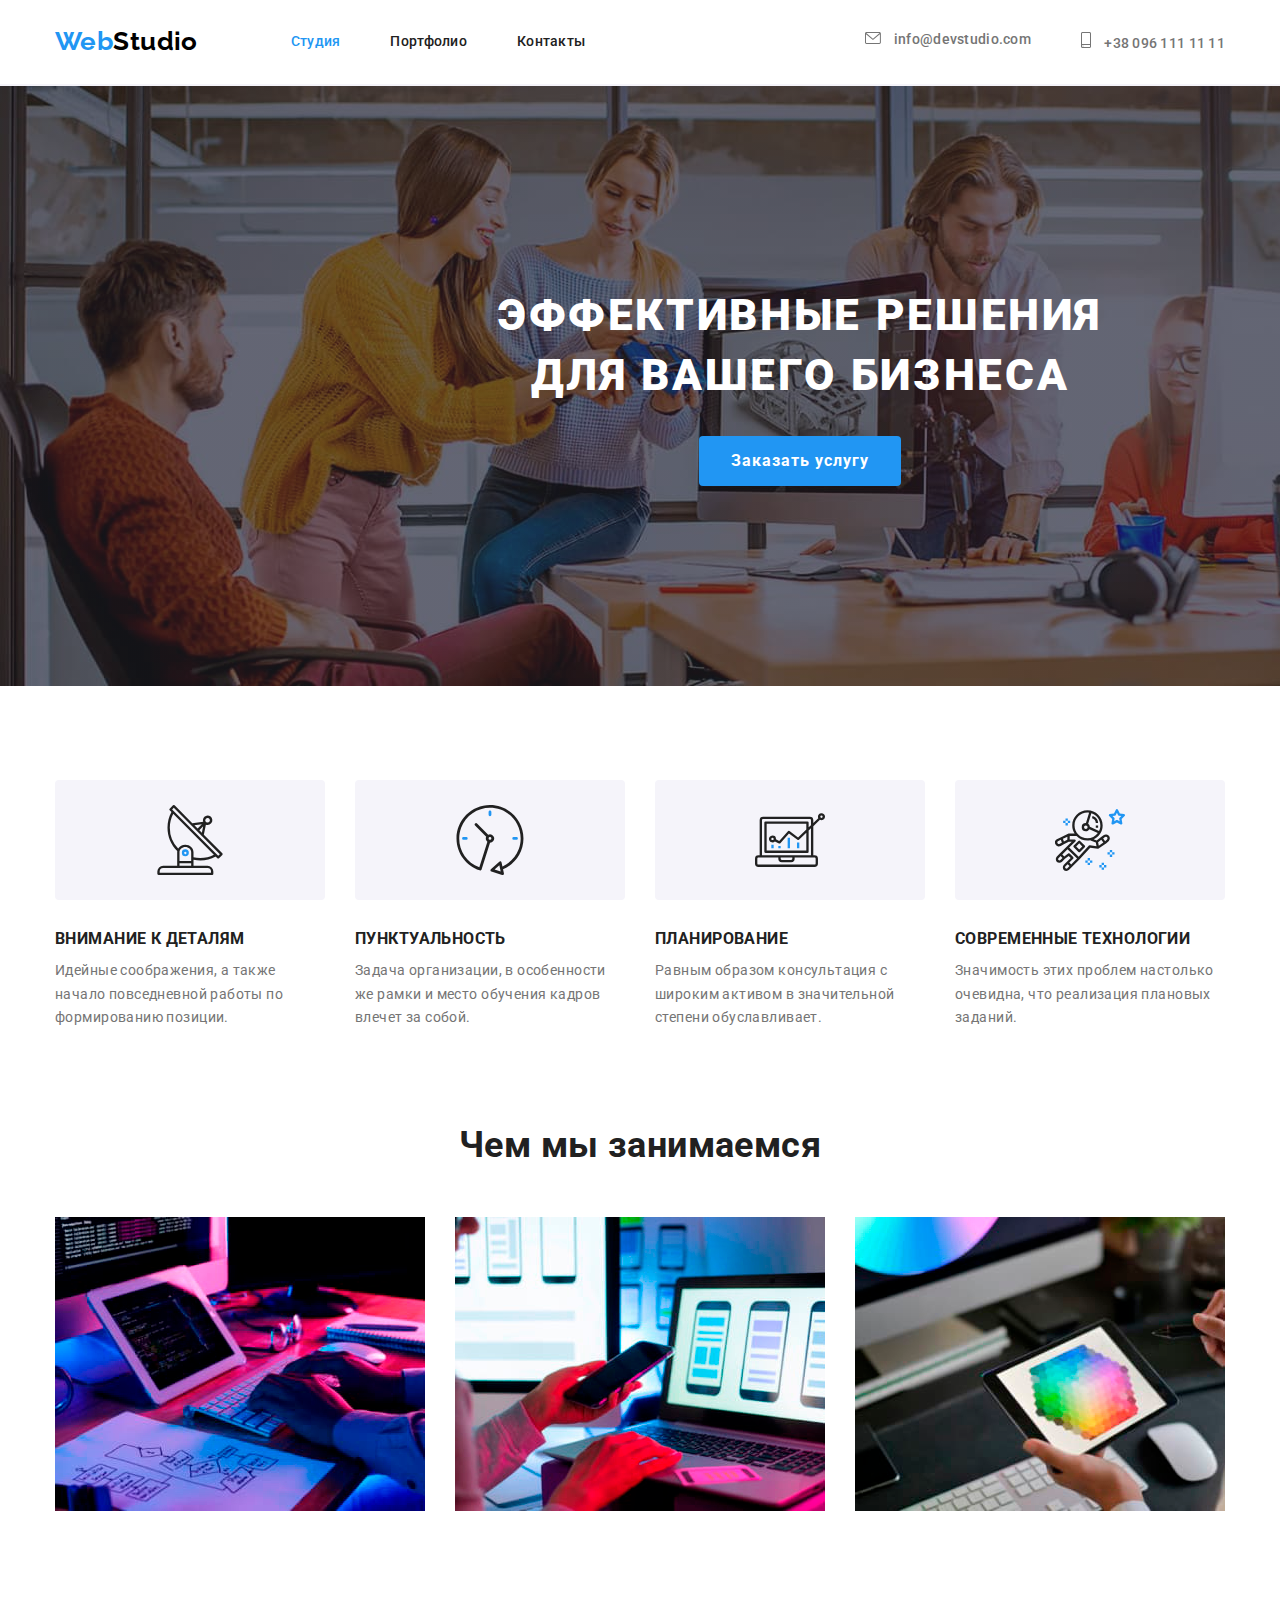
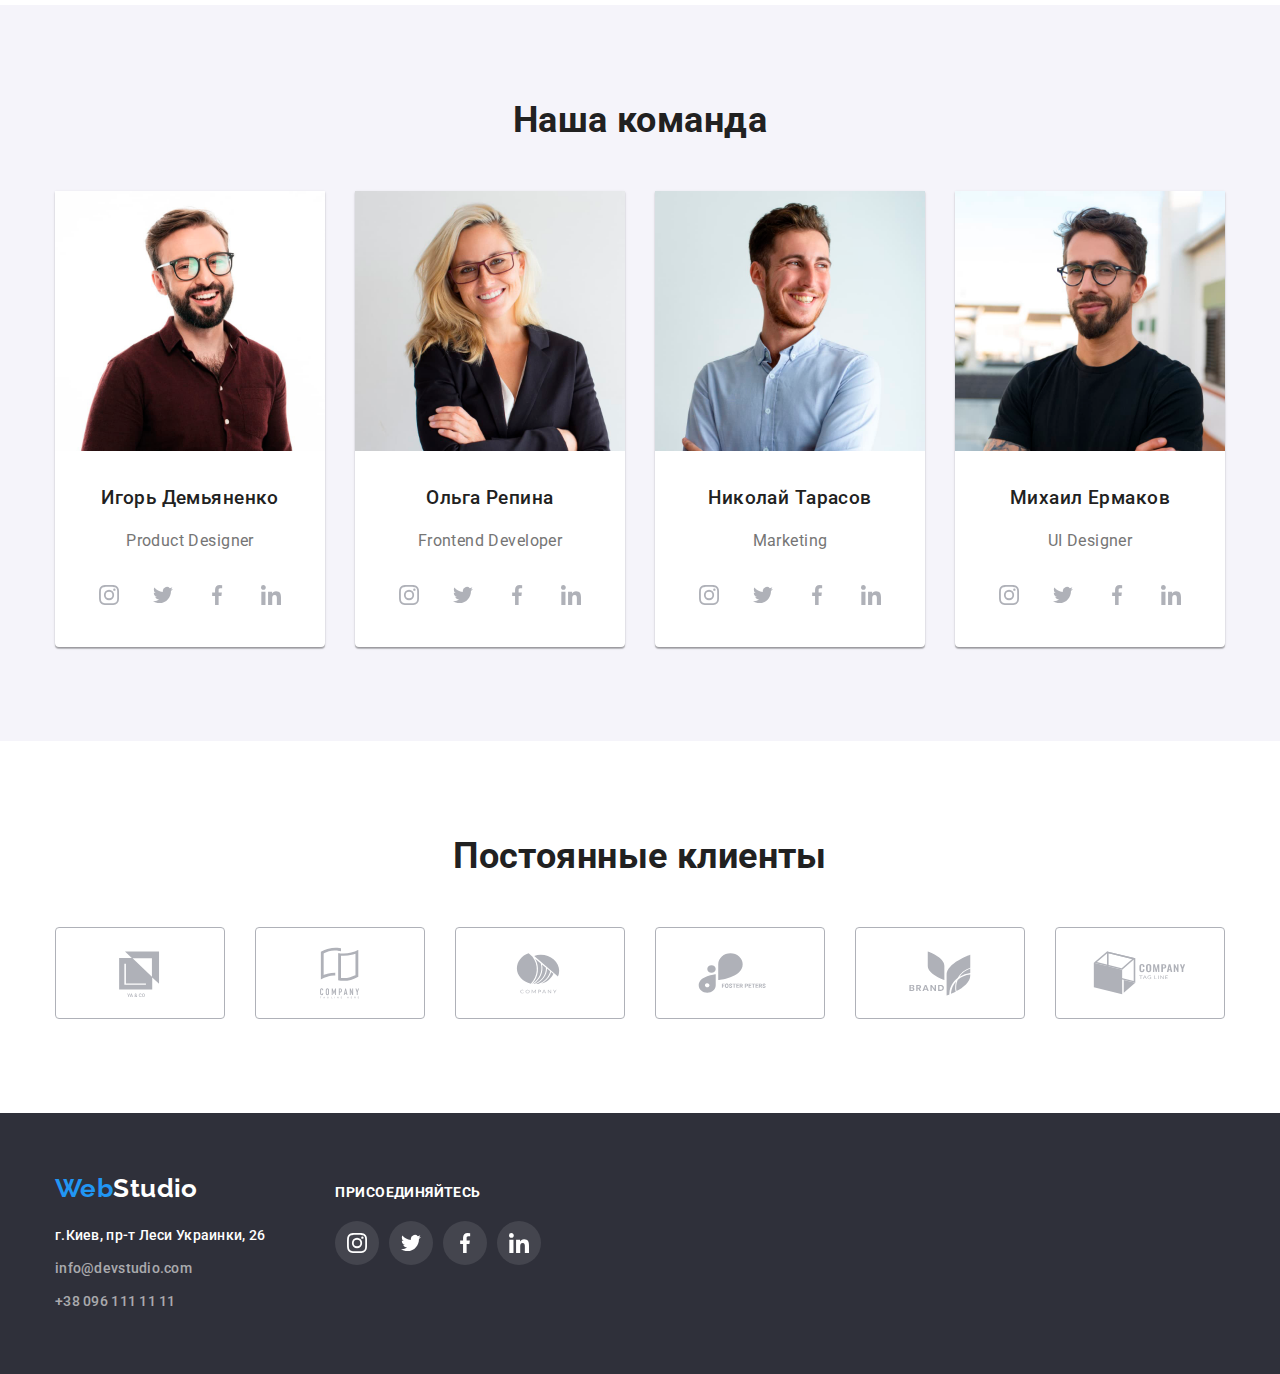
<file: index.html>
<!DOCTYPE html>
<html lang="ru">
<head>
    <meta charset="UTF-8">
    <meta http-equiv="X-UA-Compatible" content="IE=edge">
    <meta name="viewport" content="width=device-width, initial-scale=1.0">
    <title>WebStudio</title>
    <link rel="stylesheet" href="https://fonts.googleapis.com/css2?family=Raleway:wght@700&family=Roboto:wght@400;500;700;900&display=swap">
    <link rel="stylesheet" href="https://cdnjs.cloudflare.com/ajax/libs/modern-normalize/1.1.0/modern-normalize.min.css">
    <link rel="stylesheet" href="./css/styles.css">
</head>
<body>
    <header class="page-header">
        <div class="main-nav">
            <nav>
                <!--Логотип-->
                <a class="logo" lang="en" href="/"><span>Web</span>Studio</a>
                <!--Меню-->
                <ul class="site-nav">
                    <li class="nav-item"><a href="" class="link current">Студия</a></li>
                    <li class="nav-item"><a href="./portfolio.html" class="link">Портфолио</a></li>
                    <li class="nav-item"><a href="" class="link">Контакты</a></li>
                </ul>
            </nav>
            <!--Контакты-->
            <ul class="contact nav">
                <li class="item">
                    <a lang="en" href="mailto:info@devstudio.com"  class="link">
                        <svg class="header-icon">
                            <use href="./images/icons.svg#icon-envelope"></use>
                            
                        </svg>
                        info@devstudio.com
                    </a>
                </li>
                <li class="item">
                    <a href="tel:+380961111111" class="link">
                        <svg class="header-icon tel">
                            <use href="./images/icons.svg#icon-smartphone"></use>
                        </svg>
                        +38 096 111 11 11
                    </a>
                </li>
            </ul>
        </div>
    </header>
    <main>
    <!--Герой-->
    
    <section class="hero">
            <div class="overlay">
            <h1>Эффективные решения <br> для вашего бизнеса</h1>
            <button type="button" class="button primary">Заказать услугу</button>
        </div>
    </section>
    
    <!--Секция Преимущества нашей компании-->
    
    <section class="container">
        <h2 class="section-title visually-hidden" >Особенности</h2>
        <ul class="benefits">
            <li class="item">
                <div class="button-icon">
                    <svg class="benefits-icon">
                        <use href="./images/icons.svg#icon-antenna"></use>
                    </svg>
                </div>
                <h3 class="benefits-title">Внимание к деталям</h3>
                <p>Идейные соображения, а также начало повседневной работы по формированию позиции.</p>
            </li>
            <li class="item">
                <div class="button-icon">
                    <svg class="benefits-icon">
                        <use href="./images/icons.svg#icon-clock"></use>
                    </svg>
                </div>
                <h3 class="benefits-title">Пунктуальность</h3>
                <p>Задача организации, в особенности же рамки и место обучения кадров влечет за собой.</p>
            </li>
            <li class="item">
                <div class="button-icon">
                <svg class="benefits-icon">
                    <use href="./images/icons.svg#icon-diagram"></use>
                </svg>
                </div>
                <h3 class="benefits-title">Планирование</h3>
                <p>Равным образом консультация с широким активом в значительной степени обуславливает.</p>
                </li>
                <li class="item">
                    <div class="button-icon">
                    <svg class="benefits-icon">
                        <use href="./images/icons.svg#icon-astronaut"></use>
                    </svg>
                    </div>
                <h3 class="benefits-title">Современные технологии</h3>
                <p>Значимость этих проблем настолько очевидна, что реализация плановых заданий.</p>
            </li>        
        </ul>
        
    </section>
    <!--Секция чем мы занимаемся-->
    <section class="container work">
        
            <h2 class="section-title">Чем мы занимаемся</h2>
            <ul class="works">
                <li class="item">
                    <img src="./images/box1.jpg" alt="рабочий стол с планшетом и клавиатурой" width="370">
                </li>
                <li class="item">
                    <img src="./images/box2.jpg" alt="ноутбук и мобильный телефон" width="370">
                </li>
                <li class="item">
                    <img src="./images/box3.jpg" alt="планшет с цветовой палитрой" width="370">
                </li>
            </ul>
        
    </section>
    <!--Секция наша команда-->
    <section class="team">
        <div class="container">
            <h2 class="section-title">Наша команда</h2>
            <ul class="our-team-list">
                <li class="card">
                    <img  src="./images/card1.jpg" alt="Product Designer" width="270">
                    <h3>Игорь Демьяненко</h3> 
                    <p class="team-prof">Product Designer</p>
                                        
                        <ul class="social-buttons">
                            <li><a href="https://www.instagram.com" target="_blank" rel="noopener noreferrer" class="social-button">
                                    <svg class="social-icon">
                                        <use href="./images/icons.svg#icon-instagram"></use>
                                    </svg>
                                </a>
                            </li>

                            <li>
                                <a href="https://twitter.com" target="_blank" rel="noopener noreferrer" class="social-button">
                                    <svg class="social-icon">
                                        <use href="./images/icons.svg#icon-twitter"></use>
                                    </svg>
                                </a>
                            </li>

                            <li>
                                <a href="https://www.facebook.com" target="_blank" rel="noopener noreferrer" class="social-button">
                                    <svg class="social-icon">
                                        <use href="./images/icons.svg#icon-facebook"></use>
                                    </svg>
                                </a>
                            </li>

                            <li>
                                <a href="https://www.linkedin.com/" target="_blank" rel="noopener noreferrer" class="social-button">
                                    <svg class="social-icon">
                                        <use href="./images/icons.svg#icon-linkedin"></use>
                                    </svg>
                                </a>
                            </li>
                        </ul>
                    
                </li>
                <li class="card">
                    <img  src="./images/card2.jpg" alt="Frontend Developer" width="270">
                    <h3> Ольга Репина</h3>
                    <p class="team-prof"> Frontend Developer</p>
                    <ul class="social-buttons">
                        <li><a href="https://www.instagram.com" target="_blank" rel="noopener noreferrer" class="social-button">
                                <svg class="social-icon">
                                    <use href="./images/icons.svg#icon-instagram"></use>
                                </svg>
                            </a>
                        </li>

                        <li>
                            <a href="https://twitter.com" target="_blank" rel="noopener noreferrer" class="social-button">
                                <svg class="social-icon">
                                    <use href="./images/icons.svg#icon-twitter"></use>
                                </svg>
                            </a>
                        </li>

                        <li>
                            <a href="https://www.facebook.com" target="_blank" rel="noopener noreferrer" class="social-button">
                                <svg class="social-icon">
                                    <use href="./images/icons.svg#icon-facebook"></use>
                                </svg>
                            </a>
                        </li>

                        <li>
                            <a href="https://www.linkedin.com/" target="_blank" rel="noopener noreferrer" class="social-button">
                                <svg class="social-icon">
                                    <use href="./images/icons.svg#icon-linkedin"></use>
                                </svg>
                            </a>
                        </li>
                    </ul>
                </li>
                <li class="card">
                    <img  src="./images/card3.jpg" alt="Marketing" width="270">
                    <h3> Николай Тарасов</h3> 
                    <p class="team-prof">Marketing</p>
                    <ul class="social-buttons">
                        <li><a href="https://www.instagram.com" target="_blank" rel="noopener noreferrer" class="social-button">
                                <svg class="social-icon">
                                    <use href="./images/icons.svg#icon-instagram"></use>
                                </svg>
                            </a>
                        </li>

                        <li>
                            <a href="https://twitter.com" target="_blank" rel="noopener noreferrer" class="social-button">
                                <svg class="social-icon">
                                    <use href="./images/icons.svg#icon-twitter"></use>
                                </svg>
                            </a>
                        </li>

                        <li>
                            <a href="https://www.facebook.com" target="_blank" rel="noopener noreferrer" class="social-button">
                                <svg class="social-icon">
                                    <use href="./images/icons.svg#icon-facebook"></use>
                                </svg>
                            </a>
                        </li>

                        <li>
                            <a href="https://www.linkedin.com/" target="_blank" rel="noopener noreferrer" class="social-button">
                                <svg class="social-icon">
                                    <use href="./images/icons.svg#icon-linkedin"></use>
                                </svg>
                            </a>
                        </li>
                    </ul>
                </li>
                <li class="card">
                    <img  src="./images/card4.jpg" alt="UI Designer" width="270">
                    <h3> Михаил Ермаков </h3> 
                    <p class="team-prof">UI Designer</p>
                    <ul class="social-buttons">
                        <li><a href="https://www.instagram.com" target="_blank" rel="noopener noreferrer" class="social-button">
                                <svg class="social-icon">
                                    <use href="./images/icons.svg#icon-instagram"></use>
                                </svg>
                            </a>
                        </li>

                        <li>
                            <a href="https://twitter.com" target="_blank" rel="noopener noreferrer" class="social-button">
                                <svg class="social-icon">
                                    <use href="./images/icons.svg#icon-twitter"></use>
                                </svg>
                            </a>
                        </li>

                        <li>
                            <a href="https://www.facebook.com" target="_blank" rel="noopener noreferrer" class="social-button">
                                <svg class="social-icon">
                                    <use href="./images/icons.svg#icon-facebook"></use>
                                </svg>
                            </a>
                        </li>

                        <li>
                            <a href="https://www.linkedin.com/" target="_blank" rel="noopener noreferrer" class="social-button">
                                <svg class="social-icon">
                                    <use href="./images/icons.svg#icon-linkedin"></use>
                                </svg>
                            </a>
                        </li>
                    </ul>
                </li>
            </ul>
        </div>
    </section>

    <section class="clients">
        <div class="container">
        <h2 class="section-title">Постоянные клиенты</h2>
        
            <ul class="logo-clients">
                <li><a href="" target="_blank" rel="noopener noreferrer" class="logo-client">
                        <svg class="logo-icon">
                            <use href="./images/icons.svg#icon-logo1"></use>
                        </svg>
                    </a>
                </li>
                <li>
                    <a href="" target="_blank" rel="noopener noreferrer" class="logo-client">
                        <svg class="logo-icon">
                            <use href="./images/icons.svg#icon-logo2"></use>
                        </svg>
                    </a>
                </li>
                <li>
                    <a href="" target="_blank" rel="noopener noreferrer" class="logo-client">
                        <svg class="logo-icon">
                            <use href="./images/icons.svg#icon-logo3"></use>
                        </svg>
                    </a>
                </li>
                <li>
                    <a href="" target="_blank" rel="noopener noreferrer" class="logo-client">
                        <svg class="logo-icon">
                            <use href="./images/icons.svg#icon-logo4"></use>
                        </svg>
                    </a>
                </li>
                <li>
                    <a href="" target="_blank" rel="noopener noreferrer" class="logo-client">
                        <svg class="logo-icon">
                            <use href="./images/icons.svg#icon-logo5"></use>
                        </svg>
                    </a>
                </li>
                <li>
                    <a href="" target="_blank" rel="noopener noreferrer" class="logo-client">
                        <svg class="logo-icon">
                            <use href="./images/icons.svg#icon-logo6"></use>
                        </svg>
                    </a>
                </li>
            </ul>
        </div>
    </section>
    
    </main>
    <!--Footer-->
    <footer>
        <!--Адрес и контакты-->
        <div class="footer-section">
            <div class="footer-contacts">
                <a lang="en" href="/" class="logo"><span>Web</span>Studio</a>
                <address>
                    <ul class="contact">
                        <li class="contact-item list"><a href="https://goo.gl/maps/WRn2uAey1RiogSLi9" class="link address" target="_blank" rel="noopener noreferrer">г.Киев, пр-т Леси Украинки, 26</a></li>
                        <li class="contact-item list"><a lang="en" href="mailto:info@devstudio.com" class="link contact">info@devstudio.com</a></li>
                        <li class="contact-item list"><a href="tel:+380961111111" class="link contact">+38 096 111 11 11</a></li>
                    </ul>
                </address>
            </div>

            <div class="footer-join">
                <p class="join-title">Присоединяйтесь</p>
                <ul class="join-social-buttons">

                    <li><a href="https://www.instagram.com" target="_blank" rel="noopener noreferrer" class="join-social-button">
                            <svg class="join-social-icon">
                                <use href="./images/icons.svg#icon-instagram"></use>
                            </svg>
                        </a>
                    </li>

                    <li>
                        <a href="https://twitter.com" target="_blank" rel="noopener noreferrer" class="join-social-button">
                            <svg class="join-social-icon">
                                <use href="./images/icons.svg#icon-twitter"></use>
                            </svg>
                        </a>
                    </li>

                    <li>
                        <a href="https://www.facebook.com" target="_blank" rel="noopener noreferrer" class="join-social-button">
                            <svg class="join-social-icon">
                                <use href="./images/icons.svg#icon-facebook"></use>
                            </svg>
                        </a>
                    </li>

                    <li>
                        <a href="https://www.linkedin.com/" target="_blank" rel="noopener noreferrer" class="join-social-button">
                            <svg class="join-social-icon">
                                <use href="./images/icons.svg#icon-linkedin"></use>
                            </svg>
                        </a>
                    </li>

                </ul>
            </div>
        </div>
    </footer>
</body>
</html>
</file>
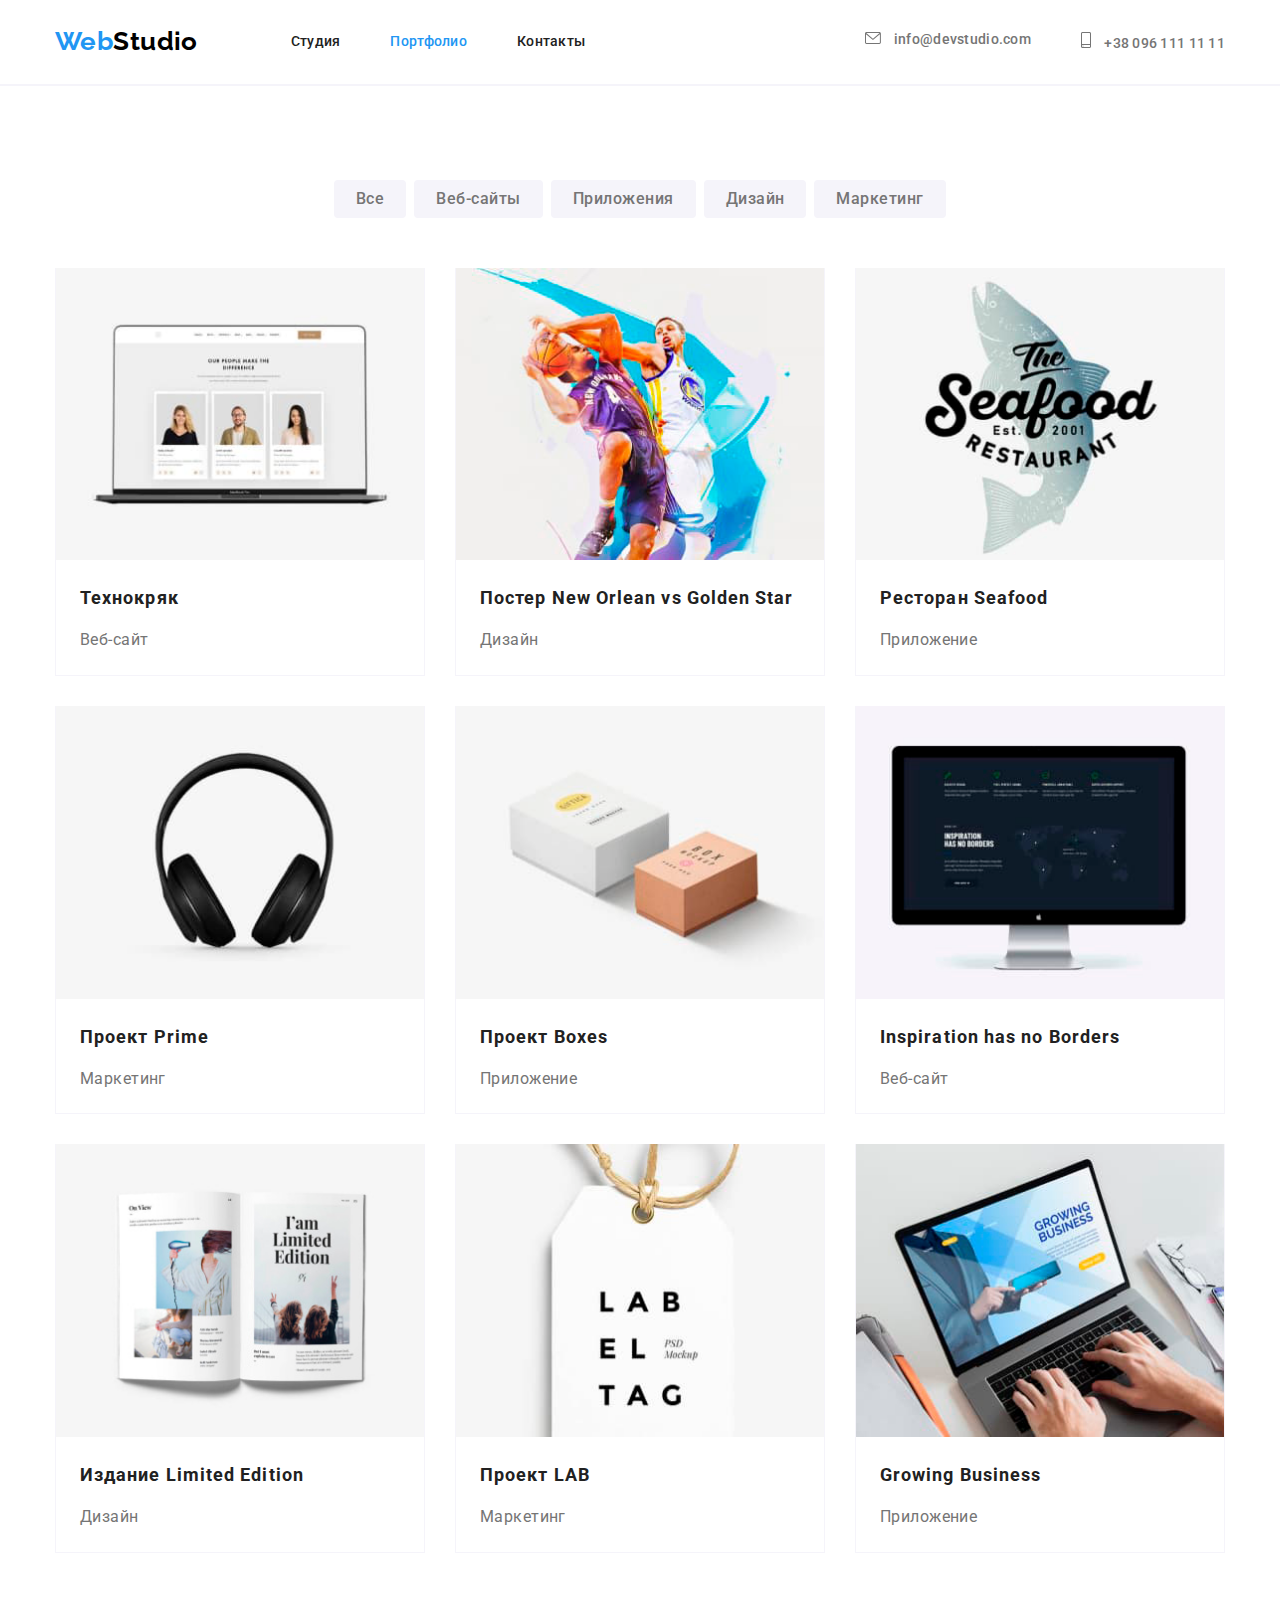
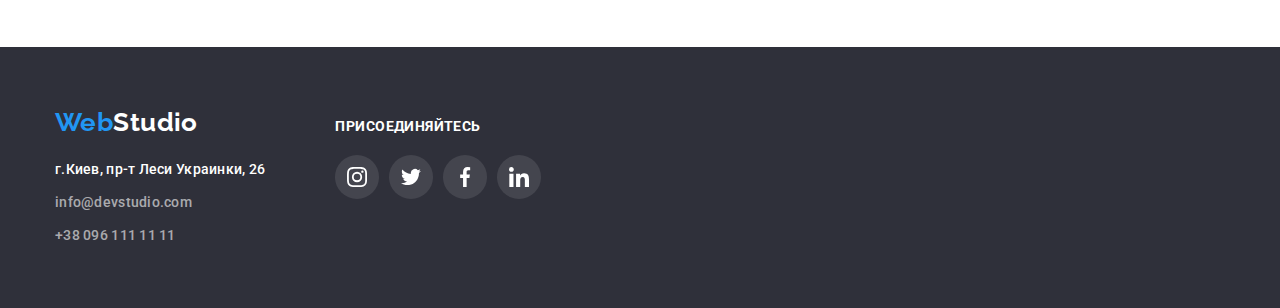
<file: portfolio.html>
<!DOCTYPE html>
<html lang="ru">
<head>
    <meta charset="UTF-8">
    <meta http-equiv="X-UA-Compatible" content="IE=edge">
    <meta name="viewport" content="width=device-width, initial-scale=1.0">
    <title>WebStudio</title>
    <link rel="stylesheet"
        href="https://fonts.googleapis.com/css2?family=Raleway:wght@700&family=Roboto:wght@400;500;700;900&display=swap">
    <link rel="stylesheet"
        href="https://cdnjs.cloudflare.com/ajax/libs/modern-normalize/1.1.0/modern-normalize.min.css">
    <link rel="stylesheet" href="./css/styles.css">
</head>

<body>
    <header class="page-header">
        <div class="main-nav">
            <nav>
                <!--Логотип-->
                <a class="logo" lang="en" href="/"><span>Web</span>Studio</a>
                <!--Меню-->
                <ul class="site-nav">
                    <li class="nav-item"><a href="./index.html" class="link">Студия</a></li>
                    <li class="nav-item"><a href="" class="link current">Портфолио</a></li>
                    <li class="nav-item"><a href="" class="link">Контакты</a></li>
                </ul>
            </nav>
            <!--Контакты-->
            <ul class="contact nav">
                <li class="item">
                    <a lang="en" href="mailto:info@devstudio.com" class="link">
                        <svg class="header-icon">
                            <use href="./images/icons.svg#icon-envelope"></use>
    
                        </svg>
                        info@devstudio.com
                    </a>
                </li>
                <li class="item">
                    <a href="tel:+380961111111" class="link">
                        <svg class="header-icon tel">
                            <use href="./images/icons.svg#icon-smartphone"></use>
                        </svg>
                        +38 096 111 11 11
                    </a>
                </li>
            </ul>
        </div>
    </header>

    <main>
        <h1 class="visually-hidden">Наши проекты</h1>
        <!--Кнопки фильтра-->
        <section class="container">  
            <ul class="filter">
                <li class="filter-item"><button type="button" class="button secondary">Все</button></li>
                <li class="filter-item"><button type="button" class="button secondary">Веб-сайты</button></li>
                <li class="filter-item"><button type="button" class="button secondary">Приложения</button></li>
                <li class="filter-item"><button type="button" class="button secondary">Дизайн</button></li>
                <li class="filter-item"><button type="button" class="button secondary">Маркетинг</button></li>
            </ul>
            
        <!--Портфолио-->
                <ul class="portfolio">
                    <li class="portfolio-item">
                        <a class="card-link">
                        <img src="./images/img-card-people.jpg" alt="Ноутбук с фотографиями" width="370">
                        <h2>Технокряк</h2>
                        <p>Веб-сайт</p>
                        </a>
                    </li>
                    <li class="portfolio-item">
                        <a class="card-link">
                        <img src="./images/img-card-sport.jpg" alt="Постер с баскетболистами" width="370">
                        <h2> Постер New Orlean vs Golden Star</h2>
                        <p> Дизайн</p>
                        </a>
                    </li>
                    <li class="portfolio-item">
                        <a class="card-link">
                        <img src="./images/img-card-fish.jpg" alt="Крупная рыба" width="370">
                        <h2> Ресторан Seafood</h2>
                        <p>Приложение</p>
                        </a>
                    </li>
                    <li class="portfolio-item">
                        <a class="card-link">
                        <img src="./images/img-card-headphones.jpg" alt="Наушники" width="370">
                        <h2>Проект Prime </h2>
                        <p>Маркетинг</p>
                        </a>
                    </li>
                    <li class="portfolio-item">
                        <a class="card-link">
                        <img src="./images/img-card-box.jpg" alt="Две коробки" width="370">
                        <h2>Проект Boxes</h2>
                        <p>Приложение</p>
                        </a>
                    </li>
                    <li class="portfolio-item">
                        <a class="card-link">
                        <img src="./images/img-card-monitor.jpg" alt="Монитор" width="370">
                        <h2> Inspiration has no Borders</h2>
                        <p>Веб-сайт</p>
                        </a>
                    </li>
                    <li class="portfolio-item">
                        <a class="card-link">
                        <img src="./images/img-card-book.jpg" alt="Открытый журнал" width="370">
                        <h2>Издание Limited Edition</h2>
                        <p>Дизайн</p>
                        </a>
                    </li>
                    <li class="portfolio-item">
                        <a class="card-link">
                        <img src="./images/img-card-label.jpg" alt="Ярлык-бирка" width="370">
                        <h2>Проект LAB</h2>
                        <p>Маркетинг</p>
                        </a>
                    </li>
                    <li class="portfolio-item">
                        <a class="card-link">
                        <img src="./images/img-card-laptop.jpg" alt="Ноутбук" width="370">
                        <h2>Growing Business</h2>
                        <p>Приложение</p>
                        </a>
                    </li>
                </ul>
            </section>
    </main>
    <!--Footer-->
    <footer>
        <!--Адрес и контакты-->
        <div class="footer-section">
            <div class="footer-contacts">
                <a lang="en" href="/" class="logo"><span>Web</span>Studio</a>
                <address>
                    <ul class="contact">
                        <li class="contact-item list"><a href="https://goo.gl/maps/WRn2uAey1RiogSLi9" class="link address"
                                target="_blank" rel="noopener noreferrer">г.Киев, пр-т Леси Украинки, 26</a></li>
                        <li class="contact-item list"><a lang="en" href="mailto:info@devstudio.com"
                                class="link contact">info@devstudio.com</a></li>
                        <li class="contact-item list"><a href="tel:+380961111111" class="link contact">+38 096 111 11 11</a>
                        </li>
                    </ul>
                </address>
            </div>
            <div class="footer-join">
                <p class="join-title">Присоединяйтесь</p>
                <ul class="join-social-buttons">
                    <li><a href="https://www.instagram.com" target="_blank" rel="noopener noreferrer"
                            class="join-social-button">
                            <svg class="join-social-icon">
                                <use href="./images/icons.svg#icon-instagram"></use>
                            </svg>
                        </a>
                    </li>
                    <li>
                        <a href="https://twitter.com" target="_blank" rel="noopener noreferrer" class="join-social-button">
                            <svg class="join-social-icon">
                                <use href="./images/icons.svg#icon-twitter"></use>
                            </svg>
                        </a>
                    </li>
                    <li>
                        <a href="https://www.facebook.com" target="_blank" rel="noopener noreferrer"
                            class="join-social-button">
                            <svg class="join-social-icon">
                                <use href="./images/icons.svg#icon-facebook"></use>
                            </svg>
                        </a>
                    </li>
                    <li>
                        <a href="https://www.linkedin.com/" target="_blank" rel="noopener noreferrer"
                            class="join-social-button">
                            <svg class="join-social-icon">
                                <use href="./images/icons.svg#icon-linkedin"></use>
                            </svg>
                        </a>
                    </li>
                </ul>
            </div>
        </div>
    </footer>

</body>

</html>
</file>
<file: css/styles.css>
:root {
    --primary-text-color: #757575;
    --title-text-color: #212121;
    --accent-color: #2196f3;
    --accent-white-color: #ffffff;
    --button-bg: #f5f4fa;
    --footer-bg: #2f303a;
    --address-color: rgba(255, 255, 255, 0.6);
    --header-bg: #ffffff;
    --social-btn: #afb1b8;
}

/*-----------Утилиты---------*/

.visually-hidden {
    position: absolute;
    width: 1px;
    height: 1px;
    margin: -1px;
    border: 0;
    padding: 0;
    white-space: nowrap;
    clip-path: inset(100%);
    clip: rect(0 0 0 0);
    overflow: hidden;
}

ul {
    list-style: none;
    margin: 0;
    padding: 0;
}

h1,
h2,
h3,
p {
    margin: 0;
    padding: 0;
}

img {
    display: block;
    max-width: 100%;
}

/*---------Общие-------------*/

body {
    background: var(--accent-white-color);
    color: var(--primary-text-color);
    font-family: Roboto, sans-serif;
    letter-spacing: 0.03em;
    font-size: 14px;
    line-height: 1.71;
}

.page-header {
    background-color: var(--header-bg);

    border-bottom: 2px solid var(--button-bg);
}

.container {
    width: 1200px;
    padding-left: 15px;
    padding-right: 15px;
    margin-left: auto;
    margin-right: auto;
    padding-top: 94px;
    padding-bottom: 94px;
}

.section-title {
    color: var(--title-text-color);
    font-size: 36px;
    line-height: 1.17;
    text-align: center;
    margin-bottom: 50px;
}

/**-----------Лого---------------**/

.logo {
    display: inline-block;
    color: #000000;
    font-family: Raleway, sans-serif;
    font-weight: 700;
    font-size: 26px;
    line-height: 1.2;
    text-decoration: none;
    padding-top: 24px;
    padding-bottom: 25px;
}

.logo:hover,
.logo span {
    color: var(--accent-color);
}

footer .logo {
    color: var(--accent-white-color);
    padding-bottom: 0;
    padding-top: 0;
    margin-bottom: 20px;
}

/**------------------Меню----------------**/
.main-nav {
    display: flex;
    width: 1200px;
    padding-left: 15px;
    padding-right: 15px;
    margin-left: auto;
    margin-right: auto;
}

.link {
    display: inline-block;
    font-weight: 500;
    line-height: 1.14;
    letter-spacing: 0.02em;
    text-decoration: none;
}

.header-button {
    padding: 0;
    border: none;
    width: 16px;
    height: 12px;
    margin-right: 10px;
    background-color: transparent;
    cursor: pointer;
}
.header-icon {
    display: inline-block;
    cursor: pointer;
    margin-right: 10px;
    width: 16px;
    height: 12px;
    fill: var(--primary-text-color);
}

.header-icon.tel {
    width: 10px;
    height: 16px;
}

.header-icon:hover,
.contact .link:hover .header-icon {
    fill: var(--accent-color);
}

nav {
    display: flex;
    align-items: center;
}

.site-nav {
    display: flex;
    margin-left: 93px;
}

.site-nav .link {
    color: var(--title-text-color);
    padding-top: 32px;
    padding-bottom: 32px;
}

.nav-item {
    margin-right: 50px;
}
.nav-item:last-child {
    margin-right: 0;
}

.site-nav {
    margin-right: 93px;
}

.site-nav .link.current,
.site-nav .link:hover,
.site-nav .link:focus {
    color: var(--accent-color);
}

/**-----------Контакты--------------------**/

.contact.nav {
    display: flex;
    margin-left: auto;
}

.contact.nav .link {
    display: inline-block;
    color: var(--primary-text-color);
    padding-bottom: 32px;
    padding-top: 32px;
}

.contact .item + .item,
.benefits .item + .item {
    margin-left: 50px;
}

.contact .link:hover,
.contact .link:focus {
    color: var(--accent-color);
}

address .link.address {
    color: var(--accent-white-color);
    font-style: normal;
}

address .contact-item.list {
    margin-bottom: 9px;
    margin-top: 0;
    font-style: normal;
}

address .contact-item.list:last-child {
    margin-bottom: 0;
}

.link.contact {
    color: var(--address-color);
}
/**-------------------Hero------------------**/

.overlay {
    min-width: 1600px;
    min-height: 600px;
    background-image: linear-gradient(to right, rgba(47, 48, 58, 0.4), rgba(47, 48, 58, 0.4)),
        url(../images/hero.jpg);
    background-position: center;
    background-size: contain;
    margin-right: auto;
    margin-top: auto;
    background-repeat: no-repeat;
    padding-top: 200px;
    padding-bottom: 200px;
}
.hero {
    color: var(--accent-white-color);
    text-align: center;
    text-transform: uppercase;
    background-color: var(--footer-bg);
}

.hero h1 {
    font-weight: 900;
    font-size: 44px;
    line-height: 1.36;
    letter-spacing: 0.06em;
    margin-bottom: 30px;
    margin-left: auto;
    margin-right: auto;
}

/**-----------------Button-------------------**/
.button {
    display: inline-block;

    border: none;
    background-color: var(--accent-color);
    color: var(--accent-white-color);
    font-family: inherit;
    font-weight: 700;
    font-size: 16px;
    line-height: 1.87;
    align-items: center;
    text-align: center;
    letter-spacing: 0.06em;
    cursor: pointer;
    border-radius: 4px;
    padding: 10px 32px;
}

.button.primary,
.button.secondary:hover,
.button.secondary:focus {
    background-color: var(--accent-color);
    color: var(--accent-white-color);
}

.button.primary:hover {
    background-color: #188ce8;
    box-shadow: 0px 4px 4px rgba(0, 0, 0, 0.15);
}

.button.secondary:hover,
.button.secondary:focus {
    box-shadow: 0px 4px 4px rgba(0, 0, 0, 0.25);
}

.button.secondary {
    background-color: var(--button-bg);
    color: var(--title-text-color);
    font-weight: 500;
    line-height: 1.62;
    letter-spacing: 0.03em;
    padding: 6px 22px;
    color: currentColor;
}

.filter {
    display: flex;
}

/**Преимущества нашей компании**/

.benefits {
    display: flex;
}

.benefits .item {
    width: 270px;
}
.benefits .item + .item {
    margin-left: 30px;
}
.benefits-title {
    color: var(--title-text-color);
    font-weight: 700;
    line-height: 1.14;
    text-transform: uppercase;
    margin-bottom: 10px;
}
.benefits-icon {
    width: 70px;
    height: 70px;
}
.button-icon {
    display: flex;
    justify-content: center;
    align-items: center;
    padding: 0;
    border: none;
    width: 270px;
    height: 120px;
    border-radius: 4px;
    background-color: var(--button-bg);

    margin-bottom: 30px;
}

/*--------Секция Чем мы занимаемся------*/

.container.work {
    padding-top: 0;
}

.works {
    display: flex;
}

.works .item + .item {
    margin-left: 30px;
}

/**Секция наша команда**/

.team {
    background-color: var(--button-bg);
}

.card {
    margin-right: 30px;
    width: 270px;
    background: #ffffff;
    text-align: center;
    border-radius: 0px 0px 4px 4px;
    box-shadow: 0px 1px 3px rgba(0, 0, 0, 0.12), 0px 1px 1px rgba(0, 0, 0, 0.14),
        0px 2px 1px rgba(0, 0, 0, 0.2);
}

.card:last-child {
    margin-right: 0;
}

.our-team-list {
    display: flex;
    font-size: 16px;
    line-height: 1.9;
}

.card h3 {
    color: var(--title-text-color);
    font-weight: 500;
    margin-top: 30px;
    margin-bottom: 10px;
}
.team-prof {
    margin-bottom: 16px;
}
.social-buttons {
    display: flex;
    padding: 0 32px 30px 32px;
    justify-content: space-between;
}

.social-icon {
    padding: 0;
    cursor: pointer;
    width: 20px;
    height: 20px;
    fill: var(--social-btn);
}
.social-button {
    cursor: pointer;
    padding: 12px;
    display: flex;
    justify-content: space-between;
    width: 44px;
    height: 44px;
    border-radius: 50%;
    border: none;
    background-color: var(--accent-white-color);
}

.social-button:hover,
.social-button:focus {
    background-color: var(--accent-color);
}

.social-button:hover .social-icon,
.social-button:focus .social-icon {
    fill: var(--accent-white-color);
}

/**--------------Portfolio-------------------**/

.portfolio h2 {
    color: var(--title-text-color);
    font-weight: 700;
    font-size: 18px;
    line-height: 2;
    letter-spacing: 0.06em;
    margin-top: 20px;
    margin-bottom: 9px;
    margin-left: 24px;
}
.portfolio p {
    color: var(--primary-text-color);
    font-size: 16px;
    line-height: 1.87;
    margin-bottom: 20px;
    margin-left: 24px;
}

.filter {
    margin-right: auto;
    margin-left: auto;
    width: 612px;
    display: flex;
    margin-bottom: 50px;
}

.filter-item + .filter-item {
    margin-left: 8px;
}

.portfolio {
    display: flex;
    flex-wrap: wrap;
}

.portfolio-item {
    width: 370px;
    margin-right: 30px;
    margin-top: 30px;
}
.portfolio-item:nth-child(3n) {
    margin-right: 0;
}
.portfolio-item:nth-child(-n + 3) {
    margin-top: 0;
}

.card-link {
    display: block;
    border-bottom: 1px solid var(--button-bg);
    border-right: 1px solid var(--button-bg);
    border-left: 1px solid var(--button-bg);
}

.card-link:hover {
    cursor: pointer;
    box-shadow: 0px 1px 1px rgba(0, 0, 0, 0.12), 0px 4px 4px rgba(0, 0, 0, 0.06),
        1px 4px 6px rgba(0, 0, 0, 0.16);
}

/*----------------Footer-------------*/

.footer-section {
    display: flex;
    width: 1200px;
    padding-left: 15px;
    padding-right: 15px;
    padding-bottom: 60px;
    padding-top: 60px;
    margin-left: auto;
    margin-right: auto;
}

footer {
    background-color: var(--footer-bg);
}

.footer-contacts {
    margin-right: 70px;
}

.footer-join {
    padding-top: 12px;
}
.join-title {
    font-weight: 700;
    line-height: 1.14;
    text-transform: uppercase;
    color: var(--accent-white-color);

    margin-bottom: 20px;
}
.join-social-buttons {
    display: flex;
    width: 206px;
    justify-content: space-between;
}

.join-social-icon {
    padding: 0;
    cursor: pointer;
    width: 20px;
    height: 20px;
    fill: var(--accent-white-color);
}
.join-social-button {
    cursor: pointer;
    padding: 12px;
    display: flex;
    justify-content: space-between;
    width: 44px;
    height: 44px;
    border-radius: 50%;
    border: none;
    background-color: rgba(255, 255, 255, 0.1);
}

.join-social-button:hover,
.join-social-button:focus {
    background-color: var(--accent-color);
}

.join-social-button:hover .join-social-icon,
.join-social-button:focus .join-social-icon {
    fill: var(--accent-white-color);
}
/*--------------------Clients------------*/
.logo-clients {
    display: flex;

    justify-content: space-between;
}

.logo-icon {
    padding: 0;
    cursor: pointer;
    width: 106px;
    height: 60px;
    fill: var(--social-btn);
}
.logo-client {
    cursor: pointer;
    padding: 16px 32px;
    display: flex;
    justify-content: space-between;
    width: 170px;
    height: 92px;
    border: 1px solid var(--social-btn);
    border-radius: 4px;

    background-color: var(--accent-white-color);
}

.logo-client:hover,
.logo-client:focus {
    background-color: var(--accent-white-color);
    border: 1px solid var(--accent-color);
}

.logo-client:hover .logo-icon,
.logo-client:focus .logo-icon {
    fill: var(--accent-color);
}
</file>
